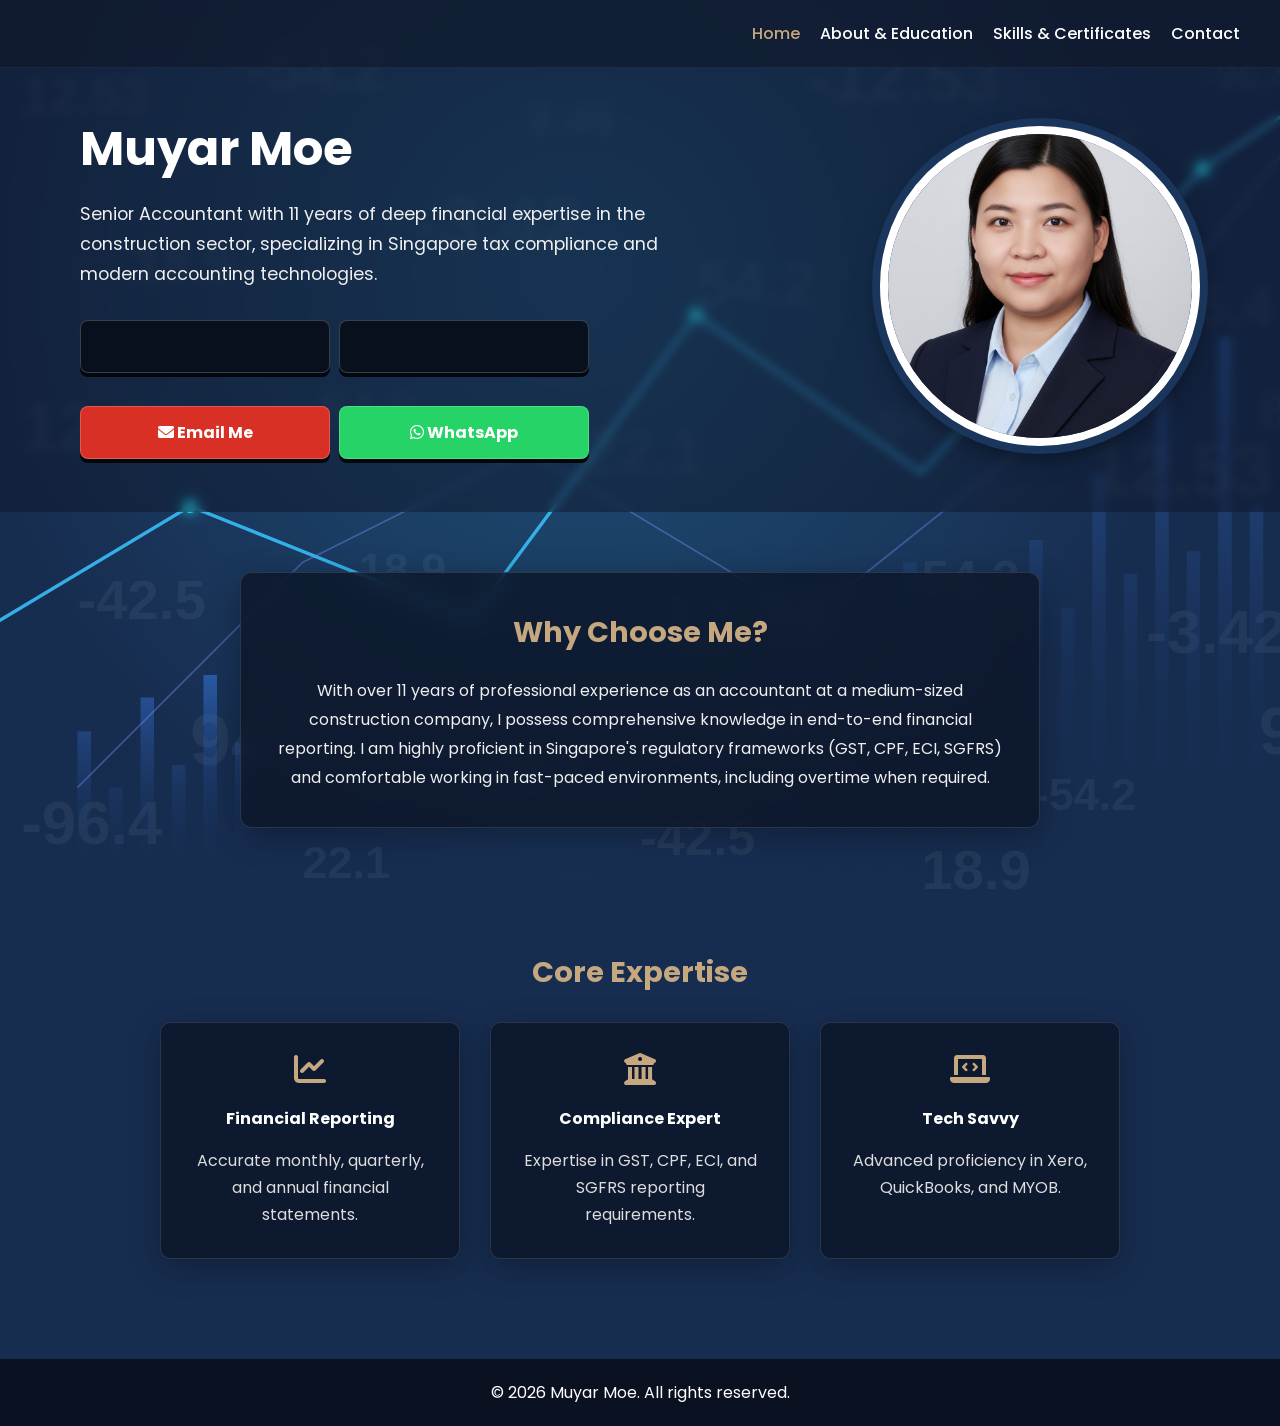
<file: index.html>
<!DOCTYPE html>
<html lang="en">
<head>
    <meta charset="UTF-8">
    <meta name="viewport" content="width=device-width, initial-scale=1.0">
    <title>Muyar Moe | Senior Accountant</title>
    <link href="https://cdnjs.cloudflare.com/ajax/libs/font-awesome/6.0.0/css/all.min.css" rel="stylesheet">
    <link href="https://fonts.googleapis.com/css2?family=Poppins:wght@300;400;500;600;700&display=swap" rel="stylesheet">
   <style>
        :root { --deep-blue: #1B365D; --white: #FFFFFF; --text-dark: #2C3E50; --accent-gold: #C5A880; }
        * { margin: 0; padding: 0; box-sizing: border-box; font-family: 'Poppins', sans-serif; }
/* ပိုလင်းသော နောက်ခံနှင့် Watermark များစွာပါဝင်သည့် Code ဖြင့်ရေးဆွဲထားသောဒီဇိုင်း */
        body { 
            background-color: #172d50; /* အရင်ကထက် ပိုလင်းသွားတဲ့ အပြာရင့်ရောင် */
            background-image: 
                radial-gradient(circle at 45% 30%, rgba(56, 189, 248, 0.25) 0%, transparent 65%),
                url("data:image/svg+xml,%3Csvg xmlns='http://www.w3.org/2000/svg' viewBox='0 0 1200 800' preserveAspectRatio='xMidYMid slice'%3E%3Cdefs%3E%3Cfilter id='glow' x='-20%25' y='-20%25' width='140%25' height='140%25'%3E%3CfeGaussianBlur stdDeviation='6' result='blur' /%3E%3CfeComposite in='SourceGraphic' in2='blur' operator='over' /%3E%3C/filter%3E%3ClinearGradient id='barGrad' x1='0' y1='0' x2='0' y2='1'%3E%3Cstop offset='0%25' stop-color='%233b82f6' stop-opacity='0.5'/%3E%3Cstop offset='100%25' stop-color='%230f172a' stop-opacity='0'/%3E%3C/linearGradient%3E%3C/defs%3E%3C!-- 30 Watermark Numbers (Size reduced) --%3E%3Cg fill='%23ffffff' fill-opacity='0.06' font-family='sans-serif' font-weight='bold'%3E%3Ctext x='50' y='100' font-size='45'%3E12.53%3C/text%3E%3Ctext x='250' y='80' font-size='55'%3E-54.2%3C/text%3E%3Ctext x='500' y='120' font-size='40'%3E8.45%3C/text%3E%3Ctext x='750' y='90' font-size='60'%3E-12.53%3C/text%3E%3Ctext x='950' y='150' font-size='50'%3E42.5%3C/text%3E%3Ctext x='1100' y='80' font-size='35'%3E-96.4%3C/text%3E%3Ctext x='150' y='250' font-size='45'%3E18.9%3C/text%3E%3Ctext x='400' y='220' font-size='65'%3E-3.42%3C/text%3E%3Ctext x='650' y='270' font-size='55'%3E54.2%3C/text%3E%3Ctext x='850' y='240' font-size='40'%3E9.12%3C/text%3E%3Ctext x='1050' y='290' font-size='50'%3E-15.4%3C/text%3E%3Ctext x='50' y='400' font-size='60'%3E12.53%3C/text%3E%3Ctext x='300' y='380' font-size='45'%3E-54.2%3C/text%3E%3Ctext x='550' y='420' font-size='55'%3E22.1%3C/text%3E%3Ctext x='800' y='390' font-size='40'%3E-96.4%3C/text%3E%3Ctext x='1000' y='440' font-size='65'%3E12.53%3C/text%3E%3Ctext x='1150' y='380' font-size='45'%3E8.45%3C/text%3E%3Ctext x='100' y='550' font-size='50'%3E-42.5%3C/text%3E%3Ctext x='350' y='520' font-size='40'%3E18.9%3C/text%3E%3Ctext x='600' y='570' font-size='60'%3E-12.53%3C/text%3E%3Ctext x='850' y='530' font-size='45'%3E54.2%3C/text%3E%3Ctext x='1050' y='580' font-size='55'%3E-3.42%3C/text%3E%3Ctext x='200' y='680' font-size='65'%3E94.2%3C/text%3E%3Ctext x='450' y='700' font-size='45'%3E-15.4%3C/text%3E%3Ctext x='700' y='660' font-size='50'%3E12.53%3C/text%3E%3Ctext x='950' y='720' font-size='40'%3E-54.2%3C/text%3E%3Ctext x='1150' y='670' font-size='60'%3E9.12%3C/text%3E%3Ctext x='50' y='750' font-size='55'%3E-96.4%3C/text%3E%3Ctext x='300' y='780' font-size='40'%3E22.1%3C/text%3E%3Ctext x='600' y='760' font-size='45'%3E-42.5%3C/text%3E%3Ctext x='850' y='790' font-size='50'%3E18.9%3C/text%3E%3C/g%3E%3C!-- Bar Charts --%3E%3Cpath d='M0 800 v-200 h12 v200 m16 0 v-250 h12 v250 m16 0 v-180 h12 v180 m16 0 v-300 h12 v300 m16 0 v-220 h12 v220 m16 0 v-280 h12 v280 m16 0 v-150 h12 v150 m16 0 v-320 h12 v320 m16 0 v-260 h12 v260 m16 0 v-380 h12 v380 m16 0 v-290 h12 v290 m16 0 v-450 h12 v450 m16 0 v-310 h12 v310 m16 0 v-500 h12 v500 m16 0 v-350 h12 v350 m16 0 v-550 h12 v550 m16 0 v-400 h12 v400' transform='translate(750, 0)' fill='url(%23barGrad)'/%3E%3Cpath d='M0 800 v-150 h12 v150 m16 0 v-100 h12 v100 m16 0 v-180 h12 v180 m16 0 v-120 h12 v120 m16 0 v-200 h12 v200 m16 0 v-140 h12 v140' transform='translate(100, 0)' fill='url(%23barGrad)'/%3E%3C!-- Line Charts --%3E%3Cpath d='M-50,600 L200,450 L450,550 L650,280 L850,420 L1100,150 L1250,50' fill='none' stroke='%2338bdf8' stroke-width='3' stroke-opacity='0.9'/%3E%3Cpath d='M100,700 L300,500 L500,400 L750,550 L1000,350 L1200,100' fill='none' stroke='%23818cf8' stroke-width='1.5' stroke-opacity='0.4'/%3E%3C!-- Glowing Nodes --%3E%3Cg filter='url(%23glow)' fill='%2322d3ee'%3E%3Ccircle cx='200' cy='450' r='6'/%3E%3Ccircle cx='650' cy='280' r='6'/%3E%3Ccircle cx='1100' cy='150' r='6'/%3E%3C/g%3E%3C/svg%3E");
            background-size: cover;
            background-position: center;
            background-repeat: no-repeat;
            background-attachment: fixed;
            min-height: 100vh;
            color: #ffffff; 
            line-height: 1.7; 
        }       
        /* Navbar */
        .navbar { background: rgba(15, 23, 42, 0.8); padding: 20px 40px; display: flex; justify-content: flex-end; align-items: center; backdrop-filter: blur(8px); border-bottom: 1px solid rgba(255,255,255,0.05); }
        .nav-links { display: flex; gap: 20px; }
        .nav-links a { color: var(--white); text-decoration: none; font-weight: 500; transition: 0.3s; }
        .nav-links a:hover, .nav-links a.active { color: var(--accent-gold); }

        /* Hero Section */
        .hero { display: flex; align-items: center; justify-content: space-between; padding: 40px 80px; gap: 40px; background: rgba(15, 23, 42, 0.5); color: var(--white); flex-wrap: wrap; backdrop-filter: blur(4px); }
        .hero-text-side { flex: 1; min-width: 300px; }
        .hero-text-side h1 { font-size: 3rem; margin-bottom: 10px; }
        .hero-text-side p { font-size: 1.1rem; color: #EFEFEF; max-width: 600px; margin-bottom: 25px; }
        
        /* Profile Image Ring Effect */
        .profile-img-container img {
            width: 320px;
            height: 320px;
            object-fit: cover;
            border-radius: 50%;
            border: 8px solid #FFFFFF; 
            box-shadow: 0 0 0 8px #1B365D, 0 10px 25px rgba(0,0,0,0.5); 
        }

        /* 3D ခလုတ် ပုံစံ */
        .btn {
            display: inline-block;
            padding: 12px 20px;
            margin: 5px 5px 5px 0;
            background-color: #09101d;
            color: #ffffff !important;
            text-decoration: none;
            font-weight: bold;
            border-radius: 8px;
            border: 1px solid rgba(255,255,255,0.2);
            box-shadow: 0 4px 0 #02060d;
            text-align: center;
            transition: all 0.1s ease;
            width: 250px;
            overflow: hidden;
        }
        .btn:active {
            box-shadow: 0 1px 0 #02060d;
            transform: translateY(3px);
        }

        /* စာသားပြေးနေစေရန် Animation */
        .marquee {
            overflow: hidden;
            white-space: nowrap;
            width: 100%;
        }
        .marquee span {
            display: inline-block;
            padding-left: 100%;
            color: #ffffff;
            font-weight: bold;
            animation: marquee 8s linear infinite;
        }
        @keyframes marquee {
            0% { transform: translate(0, 0); }
            100% { transform: translate(-100%, 0); }
        }

        .section-padding { padding: 60px 20px; }
        
        /* Transparent Cards */
        .transparent-card { 
            background: rgba(11, 19, 36, 0.75); 
            backdrop-filter: blur(10px);
            border: 1px solid rgba(255, 255, 255, 0.12);
            box-shadow: 0 8px 32px rgba(0, 0, 0, 0.3);
            color: white;
        }

        /* Expertise Grid */
        .expertise-grid { display: flex; justify-content: center; gap: 30px; flex-wrap: wrap; max-width: 1100px; margin: 0 auto; }
        .expertise-card { padding: 30px; border-radius: 10px; width: 300px; text-align: center; }

        footer { text-align: center; padding: 20px; background: rgba(9, 15, 28, 0.9); color: white; margin-top: 40px; }
    </style>
</head>
<body>

    <nav class="navbar">
        <div class="nav-links">
            <a href="index.html" class="active">Home</a>
            <a href="about.html">About & Education</a>
            <a href="skills.html">Skills & Certificates</a>
            <a href="contact.html">Contact</a>
        </div>
    </nav>

    <div class="hero">
        <div class="hero-text-side">
            <h1>Muyar Moe</h1>
            <p>Senior Accountant with 11 years of deep financial expertise in the construction sector, specializing in Singapore tax compliance and modern accounting technologies.</p>
            
            <div>
                <a href="CV/Muyar Accountant Resume.pdf" class="btn" download>
                    <div class="marquee"><span>📥 DOWNLOAD MY RESUME</span></div>
                </a>
                <a href="CV/Muyar Cover Letter.pdf" class="btn" download>
                    <div class="marquee"><span>📄 DOWNLOAD MY COVER LETTER</span></div>
                </a>
            </div>

            <!-- Email & WhatsApp Buttons -->
            <div style="margin-top: 15px;">
                <a href="mailto:muyarmoe2714@gmail.com" class="btn" style="background-color: #d93025;"><i class="fas fa-envelope"></i> Email Me</a>
                <a href="https://wa.me/6585979328" target="_blank" class="btn" style="background-color: #25d366;"><i class="fab fa-whatsapp"></i> WhatsApp</a>
            </div>
        </div>
        
        <div class="profile-img-container">
            <img src="Logo/Muyar Profile.png" alt="Muyar Moe" class="profile-img-final">
        </div>
    </div>

    <!-- Summary Section -->
    <section class="section-padding" style="text-align: center;">
        <div class="transparent-card" style="max-width: 800px; margin: 0 auto; padding: 35px; border-radius: 12px;">
            <h3 style="color: var(--accent-gold); font-size: 1.8rem; margin-bottom: 20px;">Why Choose Me?</h3>
            <p style="color: #EFEFEF; line-height: 1.8;">
                With over 11 years of professional experience as an accountant at a medium-sized construction company, I possess comprehensive knowledge in end-to-end financial reporting. 
                I am highly proficient in Singapore's regulatory frameworks (GST, CPF, ECI, SGFRS) and comfortable working in fast-paced environments, including overtime when required.
            </p>
        </div>
    </section>

    <!-- Expertise Section -->
    <section class="section-padding">
        <h3 style="color: var(--accent-gold); font-size: 1.8rem; text-align: center; margin-bottom: 25px;">Core Expertise</h3>
        <div class="expertise-grid">
            <div class="expertise-card transparent-card">
                <i class="fas fa-chart-line" style="font-size: 2rem; color: var(--accent-gold);"></i>
                <h4 style="margin: 15px 0; color: #fff;">Financial Reporting</h4>
                <p style="color: #ddd;">Accurate monthly, quarterly, and annual financial statements.</p>
            </div>
            <div class="expertise-card transparent-card">
                <i class="fas fa-university" style="font-size: 2rem; color: var(--accent-gold);"></i>
                <h4 style="margin: 15px 0; color: #fff;">Compliance Expert</h4>
                <p style="color: #ddd;">Expertise in GST, CPF, ECI, and SGFRS reporting requirements.</p>
            </div>
            <div class="expertise-card transparent-card">
                <i class="fas fa-laptop-code" style="font-size: 2rem; color: var(--accent-gold);"></i>
                <h4 style="margin: 15px 0; color: #fff;">Tech Savvy</h4>
                <p style="color: #ddd;">Advanced proficiency in Xero, QuickBooks, and MYOB.</p>
            </div>
        </div>
    </section>

    <footer>
        <p>&copy; 2026 Muyar Moe. All rights reserved.</p>
    </footer>

</body>
</html>
</file>
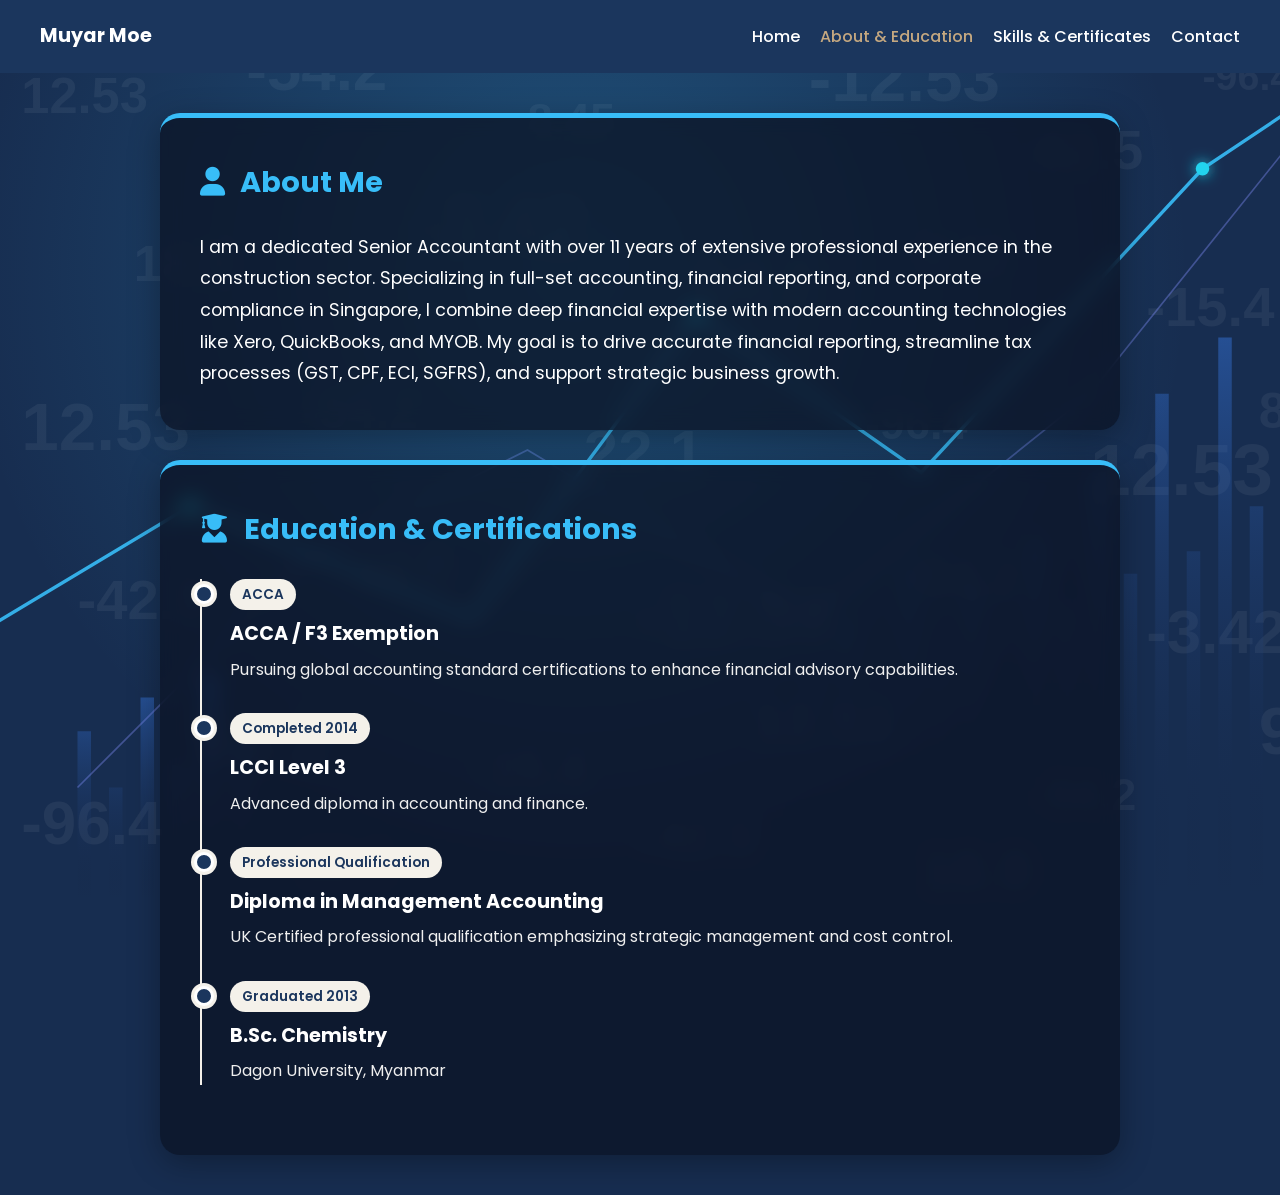
<file: about.html>
<!DOCTYPE html>
<html lang="en">
<head>
    <meta charset="UTF-8">
    <meta name="viewport" content="width=device-width, initial-scale=1.0">
    <title>About Me | Muyar Moe</title>
    <link href="https://cdnjs.cloudflare.com/ajax/libs/font-awesome/6.0.0/css/all.min.css" rel="stylesheet">
    <link href="https://fonts.googleapis.com/css2?family=Poppins:wght@300;400;500;600;700&display=swap" rel="stylesheet">
     <style>
        :root { --deep-blue: #1B365D; --beige: #F4F1EA; --white: #FFFFFF; --text-dark: #2C3E50; }
        * { margin: 0; padding: 0; box-sizing: border-box; font-family: 'Poppins', sans-serif; }
        body { 
    background-color: #172d50;
    background-image: 
        radial-gradient(circle at 45% 30%, rgba(56, 189, 248, 0.25) 0%, transparent 65%),
        url("data:image/svg+xml,%3Csvg xmlns='http://www.w3.org/2000/svg' viewBox='0 0 1200 800' preserveAspectRatio='xMidYMid slice'%3E%3Cdefs%3E%3Cfilter id='glow' x='-20%25' y='-20%25' width='140%25' height='140%25'%3E%3CfeGaussianBlur stdDeviation='6' result='blur' /%3E%3CfeComposite in='SourceGraphic' in2='blur' operator='over' /%3E%3C/filter%3E%3ClinearGradient id='barGrad' x1='0' y1='0' x2='0' y2='1'%3E%3Cstop offset='0%25' stop-color='%233b82f6' stop-opacity='0.5'/%3E%3Cstop offset='100%25' stop-color='%230f172a' stop-opacity='0'/%3E%3C/linearGradient%3E%3C/defs%3E%3C!-- 30 Watermark Numbers --%3E%3Cg fill='%23ffffff' fill-opacity='0.06' font-family='sans-serif' font-weight='bold'%3E%3Ctext x='50' y='100' font-size='45'%3E12.53%3C/text%3E%3Ctext x='250' y='80' font-size='55'%3E-54.2%3C/text%3E%3Ctext x='500' y='120' font-size='40'%3E8.45%3C/text%3E%3Ctext x='750' y='90' font-size='60'%3E-12.53%3C/text%3E%3Ctext x='950' y='150' font-size='50'%3E42.5%3C/text%3E%3Ctext x='1100' y='80' font-size='35'%3E-96.4%3C/text%3E%3Ctext x='150' y='250' font-size='45'%3E18.9%3C/text%3E%3Ctext x='400' y='220' font-size='65'%3E-3.42%3C/text%3E%3Ctext x='650' y='270' font-size='55'%3E54.2%3C/text%3E%3Ctext x='850' y='240' font-size='40'%3E9.12%3C/text%3E%3Ctext x='1050' y='290' font-size='50'%3E-15.4%3C/text%3E%3Ctext x='50' y='400' font-size='60'%3E12.53%3C/text%3E%3Ctext x='300' y='380' font-size='45'%3E-54.2%3C/text%3E%3Ctext x='550' y='420' font-size='55'%3E22.1%3C/text%3E%3Ctext x='800' y='390' font-size='40'%3E-96.4%3C/text%3E%3Ctext x='1000' y='440' font-size='65'%3E12.53%3C/text%3E%3Ctext x='1150' y='380' font-size='45'%3E8.45%3C/text%3E%3Ctext x='100' y='550' font-size='50'%3E-42.5%3C/text%3E%3Ctext x='350' y='520' font-size='40'%3E18.9%3C/text%3E%3Ctext x='600' y='570' font-size='60'%3E-12.53%3C/text%3E%3Ctext x='850' y='530' font-size='45'%3E54.2%3C/text%3E%3Ctext x='1050' y='580' font-size='55'%3E-3.42%3C/text%3E%3Ctext x='200' y='680' font-size='65'%3E94.2%3C/text%3E%3Ctext x='450' y='700' font-size='45'%3E-15.4%3C/text%3E%3Ctext x='700' y='660' font-size='50'%3E12.53%3C/text%3E%3Ctext x='950' y='720' font-size='40'%3E-54.2%3C/text%3E%3Ctext x='1150' y='670' font-size='60'%3E9.12%3C/text%3E%3Ctext x='50' y='750' font-size='55'%3E-96.4%3C/text%3E%3Ctext x='300' y='780' font-size='40'%3E22.1%3C/text%3E%3Ctext x='600' y='760' font-size='45'%3E-42.5%3C/text%3E%3Ctext x='850' y='790' font-size='50'%3E18.9%3C/text%3E%3C/g%3E%3C!-- Bar Charts --%3E%3Cpath d='M0 800 v-200 h12 v200 m16 0 v-250 h12 v250 m16 0 v-180 h12 v180 m16 0 v-300 h12 v300 m16 0 v-220 h12 v220 m16 0 v-280 h12 v280 m16 0 v-150 h12 v150 m16 0 v-320 h12 v320 m16 0 v-260 h12 v260 m16 0 v-380 h12 v380 m16 0 v-290 h12 v290 m16 0 v-450 h12 v450 m16 0 v-310 h12 v310 m16 0 v-500 h12 v500 m16 0 v-350 h12 v350 m16 0 v-550 h12 v550 m16 0 v-400 h12 v400' transform='translate(750, 0)' fill='url(%23barGrad)'/%3E%3Cpath d='M0 800 v-150 h12 v150 m16 0 v-100 h12 v100 m16 0 v-180 h12 v180 m16 0 v-120 h12 v120 m16 0 v-200 h12 v200 m16 0 v-140 h12 v140' transform='translate(100, 0)' fill='url(%23barGrad)'/%3E%3C!-- Line Charts --%3E%3Cpath d='M-50,600 L200,450 L450,550 L650,280 L850,420 L1100,150 L1250,50' fill='none' stroke='%2338bdf8' stroke-width='3' stroke-opacity='0.9'/%3E%3Cpath d='M100,700 L300,500 L500,400 L750,550 L1000,350 L1200,100' fill='none' stroke='%23818cf8' stroke-width='1.5' stroke-opacity='0.4'/%3E%3C!-- Glowing Nodes --%3E%3Cg filter='url(%23glow)' fill='%2322d3ee'%3E%3Ccircle cx='200' cy='450' r='6'/%3E%3Ccircle cx='650' cy='280' r='6'/%3E%3Ccircle cx='1100' cy='150' r='6'/%3E%3C/g%3E%3C/svg%3E");
    background-size: cover;
    background-position: center;
    background-repeat: no-repeat;
    background-attachment: fixed;
    min-height: 100vh;
    color: #ffffff; 
    line-height: 1.7; 
}
        
        .navbar {
            background: var(--deep-blue); padding: 20px 40px; display: flex; justify-content: space-between; align-items: center;
        }
        
        .navbar {
            background: var(--deep-blue); padding: 20px 40px; display: flex; justify-content: space-between; align-items: center;
        }
        .navbar .logo { color: var(--white); font-weight: 700; font-size: 1.2rem; text-decoration: none; }
        .nav-links { display: flex; gap: 20px; }
        .nav-links a { color: var(--white); text-decoration: none; font-weight: 500; }
        .nav-links a:hover, .nav-links a.active { color: #C5A880; }

        .container { max-width: 1000px; margin: 40px auto; padding: 0 20px; }
        .card { 
    background: rgba(11, 19, 36, 0.75); 
    backdrop-filter: blur(10px);
    padding: 40px; 
    border-radius: 20px; 
    box-shadow: 0 8px 32px rgba(0, 0, 0, 0.3); 
    margin-bottom: 30px; 
    border-top: 5px solid #38bdf8;
    color: #ffffff;
}
        .section-title { font-size: 1.8rem; color: var(--deep-blue); margin-bottom: 25px; display: flex; align-items: center; gap: 15px; }

        /* Timeline */
        .timeline { position: relative; padding-left: 30px; }
        .timeline::before { content: ''; position: absolute; left: 0; top: 0; bottom: 0; width: 2px; background: var(--beige); }
        .timeline-item { margin-bottom: 30px; position: relative; }
        .timeline-item::before { 
            content: ''; position: absolute; left: -36px; top: 5px; width: 14px; height: 14px; 
            background: var(--deep-blue); border-radius: 50%; border: 3px solid var(--white); box-shadow: 0 0 0 3px var(--beige);
        }
        .timeline-item h3 { color: var(--deep-blue); font-size: 1.2rem; margin-bottom: 5px; }
        .timeline-item span { display: inline-block; background: var(--beige); color: var(--deep-blue); padding: 4px 12px; border-radius: 20px; font-size: 0.85rem; font-weight: 600; margin-bottom: 8px; }
/* Timeline စာသားများ ပိုမိုထင်ရှားစေရန် */
.timeline-item h3 { color: #ffffff !important; }
.timeline-item p { color: #EFEFEF !important; }
.section-title { color: #38bdf8 !important; }
     </style>
</head>
<body>

    <nav class="navbar">
        <a href="index.html" class="logo">Muyar Moe</a>
        <div class="nav-links">
            <a href="index.html">Home</a>
            <a href="about.html" class="active">About & Education</a>
            <a href="skills.html">Skills & Certificates</a>
            <a href="contact.html">Contact</a>
        </div>
    </nav>

    <div class="container">
        <!-- About Me Section -->
        <section class="card">
            <h2 class="section-title"><i class="fas fa-user"></i> About Me</h2>
            <p style="font-size: 1.1rem; line-height: 1.8;">
                I am a dedicated Senior Accountant with over 11 years of extensive professional experience in the construction sector. Specializing in full-set accounting, financial reporting, and corporate compliance in Singapore, I combine deep financial expertise with modern accounting technologies like Xero, QuickBooks, and MYOB. My goal is to drive accurate financial reporting, streamline tax processes (GST, CPF, ECI, SGFRS), and support strategic business growth.
            </p>
        </section>

        <!-- Education & Certifications -->
        <section class="card">
            <h2 class="section-title"><i class="fas fa-user-graduate"></i> Education & Certifications</h2>
            <div class="timeline">
                <div class="timeline-item">
                    <span>ACCA</span>
                    <h3>ACCA / F3 Exemption</h3>
                    <p>Pursuing global accounting standard certifications to enhance financial advisory capabilities.</p>
                </div>
                <div class="timeline-item">
                    <span>Completed 2014</span>
                    <h3>LCCI Level 3</h3>
                    <p>Advanced diploma in accounting and finance.</p>
                </div>
                <div class="timeline-item">
                    <span>Professional Qualification</span>
                    <h3>Diploma in Management Accounting</h3>
                    <p>UK Certified professional qualification emphasizing strategic management and cost control.</p>
                </div>
                <div class="timeline-item">
                    <span>Graduated 2013</span>
                    <h3>B.Sc. Chemistry</h3>
                    <p>Dagon University, Myanmar</p>
                </div>
            </div>
        </section>
    </div>

</body>
</html>
</file>
